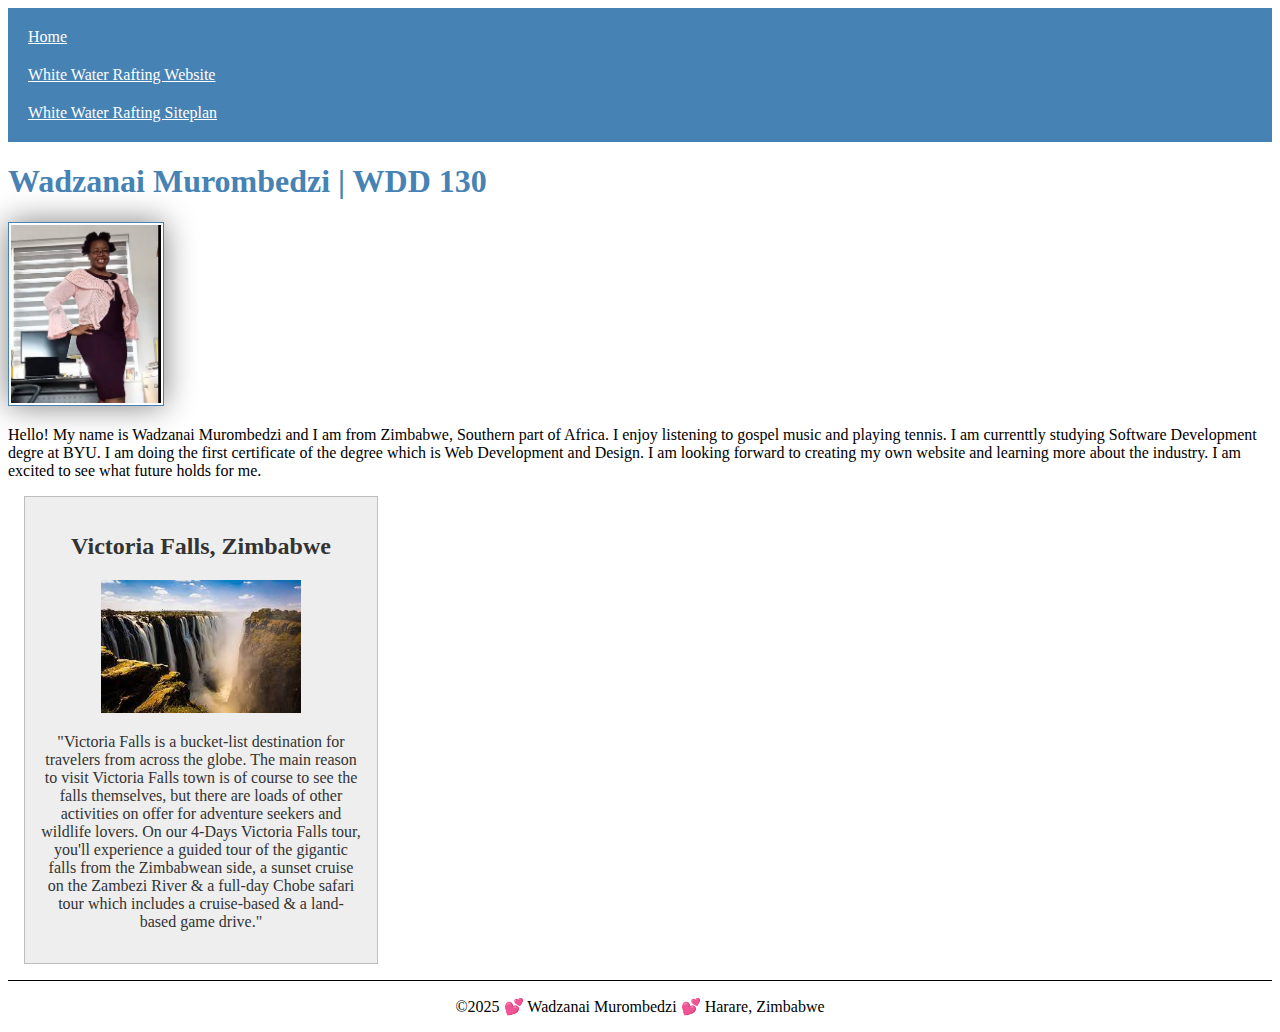
<file: index.html>
<!DOCTYPE html>
<html lang="en">
<head>
    <meta charset="UTF-8">
    <meta name="viewport" content="width=device-width, initial-scale=1.0">
    <title>Wadzanai Murombedzi | WDD130</title>
    <meta name="description" content="Wadzanai Murombedzi BYU-Idaho WDD 130 course home page">
    <meta name="author" content="Wadzanai Murombedzi">
    <link rel="stylesheet" href="styles/styles.css">
</head>
<body>
    <header>
        <nav>
            <a href="#">Home</a>
            <a href="wwr/">White Water Rafting Website</a>
            <a href="wwr/site-plan-rafting.html">White Water Rafting Siteplan</a>
        </nav>
    </header>
    <main>
        <h1>Wadzanai Murombedzi | WDD 130</h1>
        <img src="images/profile.jpg" alt="Hello, my name is Wadzanai Murombedzi" max-width="200">
        <p>Hello! My name is Wadzanai Murombedzi and I am from Zimbabwe, Southern part of Africa. I enjoy listening to gospel music and playing tennis. I am currenttly studying Software Development degre at BYU. I am doing the first certificate of the degree which is Web Development and Design. I am looking forward to creating my own website and learning more about the industry. I am excited to see what future holds for me.</p>
    </main>
    <aside>
        <h2>Victoria Falls, Zimbabwe</h2>
        <img src="images/victoriafalls.jpg" alt="Victoria Falls, Zimbabwe">
        <p>"Victoria Falls is a bucket-list destination for travelers from across the globe. The main reason to visit Victoria Falls town is of course to see the falls themselves, but there are loads of other activities on offer for adventure seekers and wildlife lovers. On our 4-Days Victoria Falls tour, you'll experience a guided tour of the gigantic falls from the Zimbabwean side, a sunset cruise on the Zambezi River & a full-day Chobe safari tour which includes a cruise-based & a land-based game drive."</p>
    </aside>
    <footer>
        <p> &copy;2025 💕 Wadzanai  Murombedzi 💕 Harare, Zimbabwe</p>
    </footer>
</body>
</html>
</file>
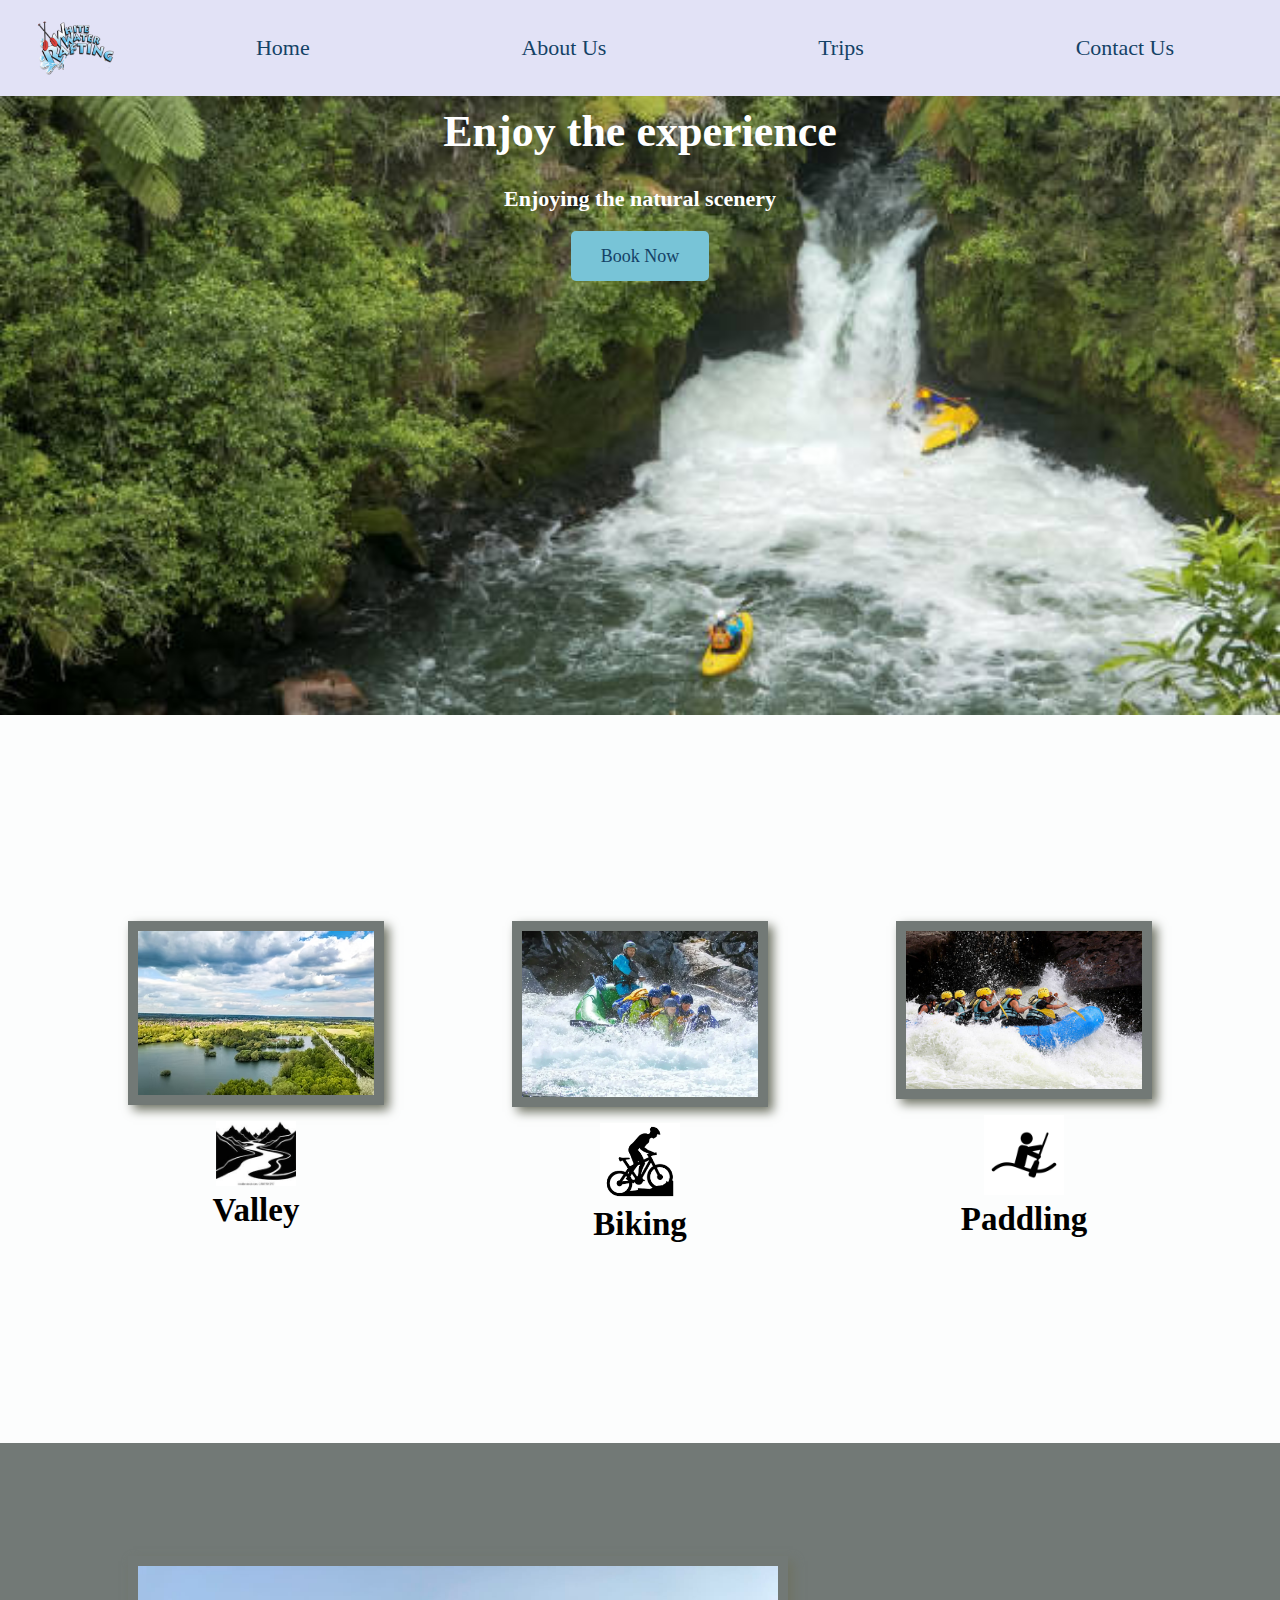
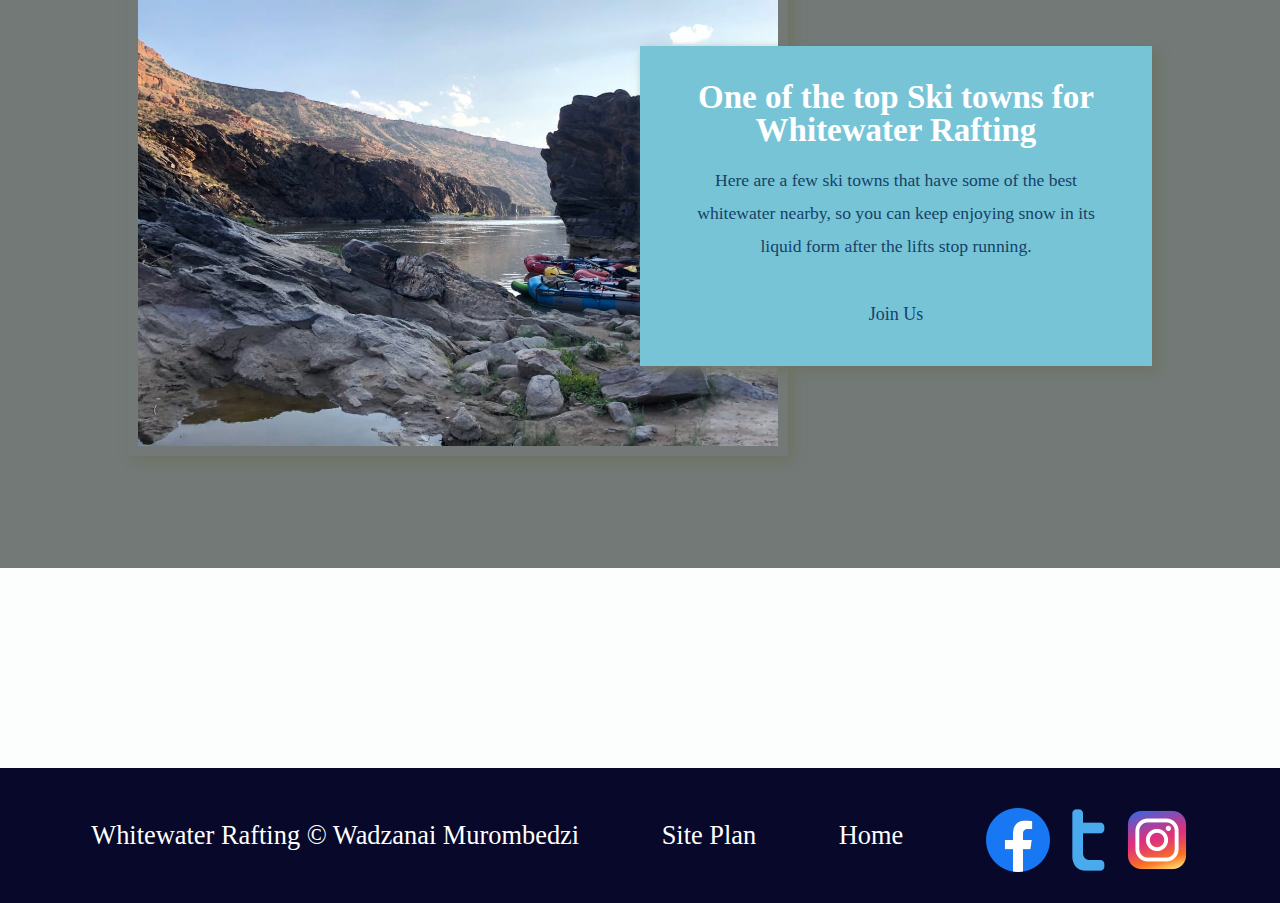
<file: wwr/index.html>
<!DOCTYPE html>
<html lang="en">

<head>
    <meta charset="UTF-8">
    <meta name="viewport" content="width=device-width, initial-scale=1.0">
    <title>Whitewater Rafting Vacations | Home</title>
    <meta name="description" content="Detailed information about Whitewater Rafting">
    <meta name="Wadzanai Murombedzi" content="WDD 130">
    <link rel="stylesheet" href="./styles/rafting.css">
    <link rel="preconnect" href="https://fonts.googleapis.com">
    <link rel="preconnect" href="https://fonts.gstatic.com" crossorigin>
    <link href="https://fonts.googleapis.com/css2?family=Roboto:wght@700&display=swap" rel="stylesheet">
</head>

<body>
    <div>
        <header>
            <a id="logo_link" href="./index.html">
                <img class="logo" src="./images/logo.png" alt="Whitewater Rafting Logo">
            </a>
            <nav>
                <a href="./index.html">Home</a>
                <a href="./about.html">About Us</a>
                <a href="./trips.html">Trips</a>
                <a href="./contactus.html">Contact Us</a>
            </nav>
        </header>
        <div id="hero">
            <div id="hero-box">
                <img id="hero-img" src="./images/hero4.jpg" alt="People enjoying white water rafting">
            </div>
            <section id="hero-msg">
                <h1 class="home-title">Enjoy the experience</h1>
                <h4>Enjoying the natural scenery</h4>
                <div class="button-box">
                    <a class="book" href="./contactus.html">Book Now</a>
                </div>
            </section>
        </div>
        <main class="home-grid">
            <section class="rivers-card">
                <img class="card-img" src="./images/valley.avif" alt="river in forest">
                <img class="icon" src="images/valleyicon.jpg" alt="river icon">
                <h2>Valley</h2>
            </section>
            <section class="camping-card">
                <img class="card-img" src="./images/mountainbiking.webp" alt="tent in mountains">
                <img class="icon" src="./images/biking.png" alt="fire icon">
                <h2>Biking</h2>
            </section>
            <section class="rapids-card">
                <img class="card-img" src="./images/paddling.jpg" alt="rafting boat">
                <img class="icon" src="images/paddlingicon.png" alt="oars icon">
                <h2>Paddling</h2>
            </section>
            <div id="background"></div>
            <img class="mountains" src="./images/snowey.jpg" alt="Misty mountains">
            <section class="msg">
                <h2>One of the top Ski towns for Whitewater Rafting</h2>
                <p>
                    Here are a few ski towns that have some of the best whitewater nearby, so you can keep enjoying snow
                    in its liquid form after the lifts stop running.
                </p>
                <a class="join" href="./rivers.html">Join Us</a>
            </section>
        </main>
        <footer>
            <p>Whitewater Rafting &copy; Wadzanai Murombedzi </p>
            <p><a href="site-plan-rafting.html">Site Plan</a></p>
            <p><a href="./index.html">Home</a></p>
            <div class="social">
                <a href="https://facebook.com" target="_blank">
                    <img src="./images/facebook.webp" alt="fb icon">
                </a>
                <a href="https://twitter.com" target="_blank">
                    <img src="./images/twitter.webp" alt="twitter icon">
                </a>
                <a href="https://instagram.com" target="_blank">
                    <img src="./images/instragam.webp" alt="instagram icon">
                </a>
            </div>
        </footer>
    </div>
</body>

</html>
</file>
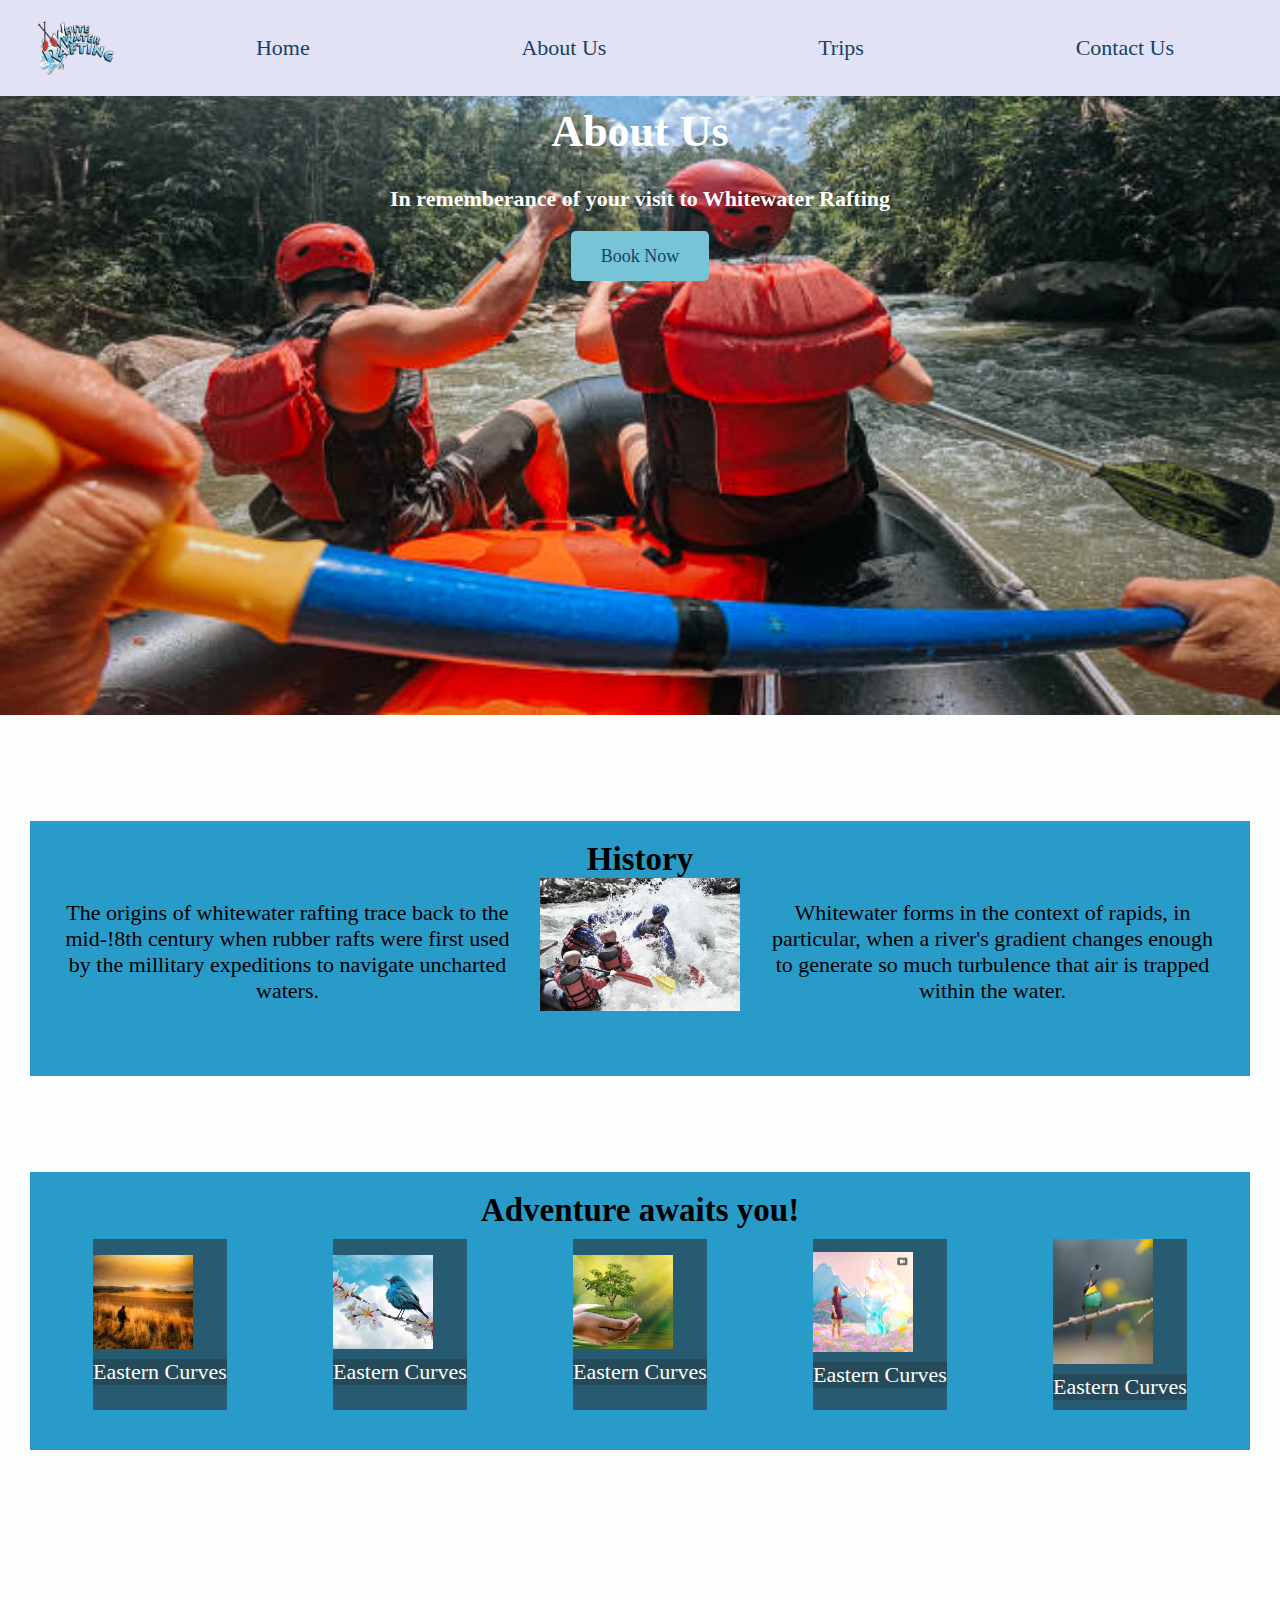
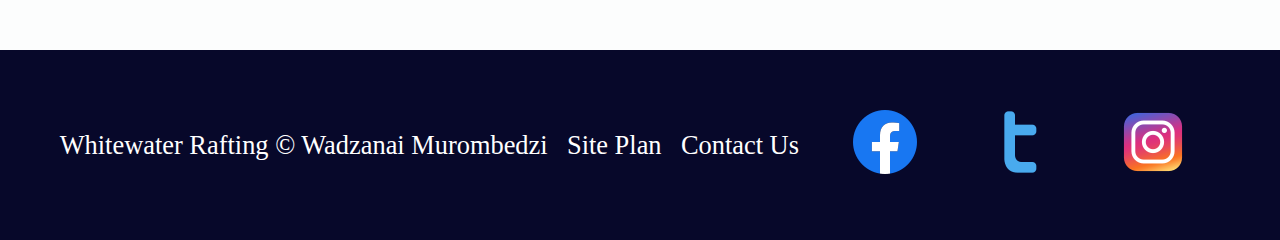
<file: wwr/about.html>
<!DOCTYPE html>
<html lang="en">
    <head>
        <meta charset="utf-8">
        <meta http-equiv="X-UA-Compatible" content="IE=edge">
        <meta name="viewport" content="width=device-width, initial-sale=1.0">
        <title>About Us</title>
        <meta name="description" content="Detailed information about who we are and what we do.">
        <meta name="author" content="Wadzanai Murombedzi">
        <link rel="stylesheet" href="styles/rafting.css">
        <link rel="preconnect" href="https://fonts.googleapis.com">
        <link rel="preconnect" href="https://fonts.gstatic.com" crossorigin>
        <link href="https://fonts.googleapis.com/css2?family=Raleway:ital,wght@0,100..900;1,100..900&amp;family=Roboto:ital,wght@0,100..900;1,100..900&amp;display=swap" rel="stylesheet">
    </head>
    <body>
        <div id="content"></div>
        <header>
            <a id="logo_link" href="./index.html">
                <img class="logo" src="images/logo.png" alt="Whitewater Rafting Logo">
            </a>
            <nav>
                <a href="./index.html">Home</a>
                <a href="./about.html">About Us</a>
                <a href="./trips.html">Trips</a>
                <a href="./contactus.html">Contact Us</a>
            </nav>
        </header>
        <div id="hero">
            <div id="hero-box">
                <img id="hero-img" src="images/hero.jpg" alt="People enjoying white water rafting">
            </div>
            <section id="hero-msg">
                <h1 class="home-title">About Us</h1>
                <h4>In rememberance of your visit to Whitewater Rafting</h4>
                <div class="button-box">
                    <a class="book" href="./contactus.html">Book Now</a>
                </div>
            </section>
        </div>
        <main>
           
                <section class="gridhistory">
                    <h2>History</h2>
                    <img src="images/history.jpg" alt="our history">
                    <p class="firstpart">The origins of whitewater rafting trace back to the mid-!8th century when rubber rafts were first used by the millitary expeditions to navigate uncharted waters.</p>
                    <p class="secondpart">Whitewater forms in the context of rapids, in particular, when a river's gradient changes enough to generate so much turbulence that air is trapped within the water.</p>
                </section>
                <section class="gridrafting">
                    <h2>Adventure awaits you!</h2>
                    <div class="breakline"></div>
                    <figure>
                        <img src="images/wwr1.jpg" alt="Eastern Curves">
                        <figure>Eastern Curves</figure>
                    </figure>
                    <figure>
                        <img src="images/wwr2.jpg" alt="Southern Whitewater">
                        <figure>Eastern Curves</figure>
                    </figure>
                    <figure>
                        <img src="images/wwr3.jpg" alt="Northern Hemisphere">
                        <figure>Eastern Curves</figure>
                    </figure><figure>
                        <img src="images/wwr4.jpg" alt="Boating">
                        <figure>Eastern Curves</figure>
                    </figure>
                    <figure>
                        <img src="images/wwr5.jpg" alt="Israel">
                        <figure>Eastern Curves</figure>
                    </figure>
                </section>
            </main>
        <footer>
            <p>Whitewater Rafting &copy; Wadzanai Murombedzi </p>
            <p><a href="site-plan-rafting.html">Site Plan</a></p>
            <p><a href="./contactus.html">Contact Us</a></p>
            <nav class="sociallinks">
                <a href="https://facebook.com">
                    <img src="images/facebook.webp" alt="Facebook">
                </a>
                <a href="https://twitter.com">
                    <img src="images/twitter.webp" alt="Twitter">
                </a>
                <a href="https://instagram.com">
                    <img src="images/instragam.webp" alt="Instagram">
                </a>
            </nav>
        </footer>         
    </body>
</html>
</file>
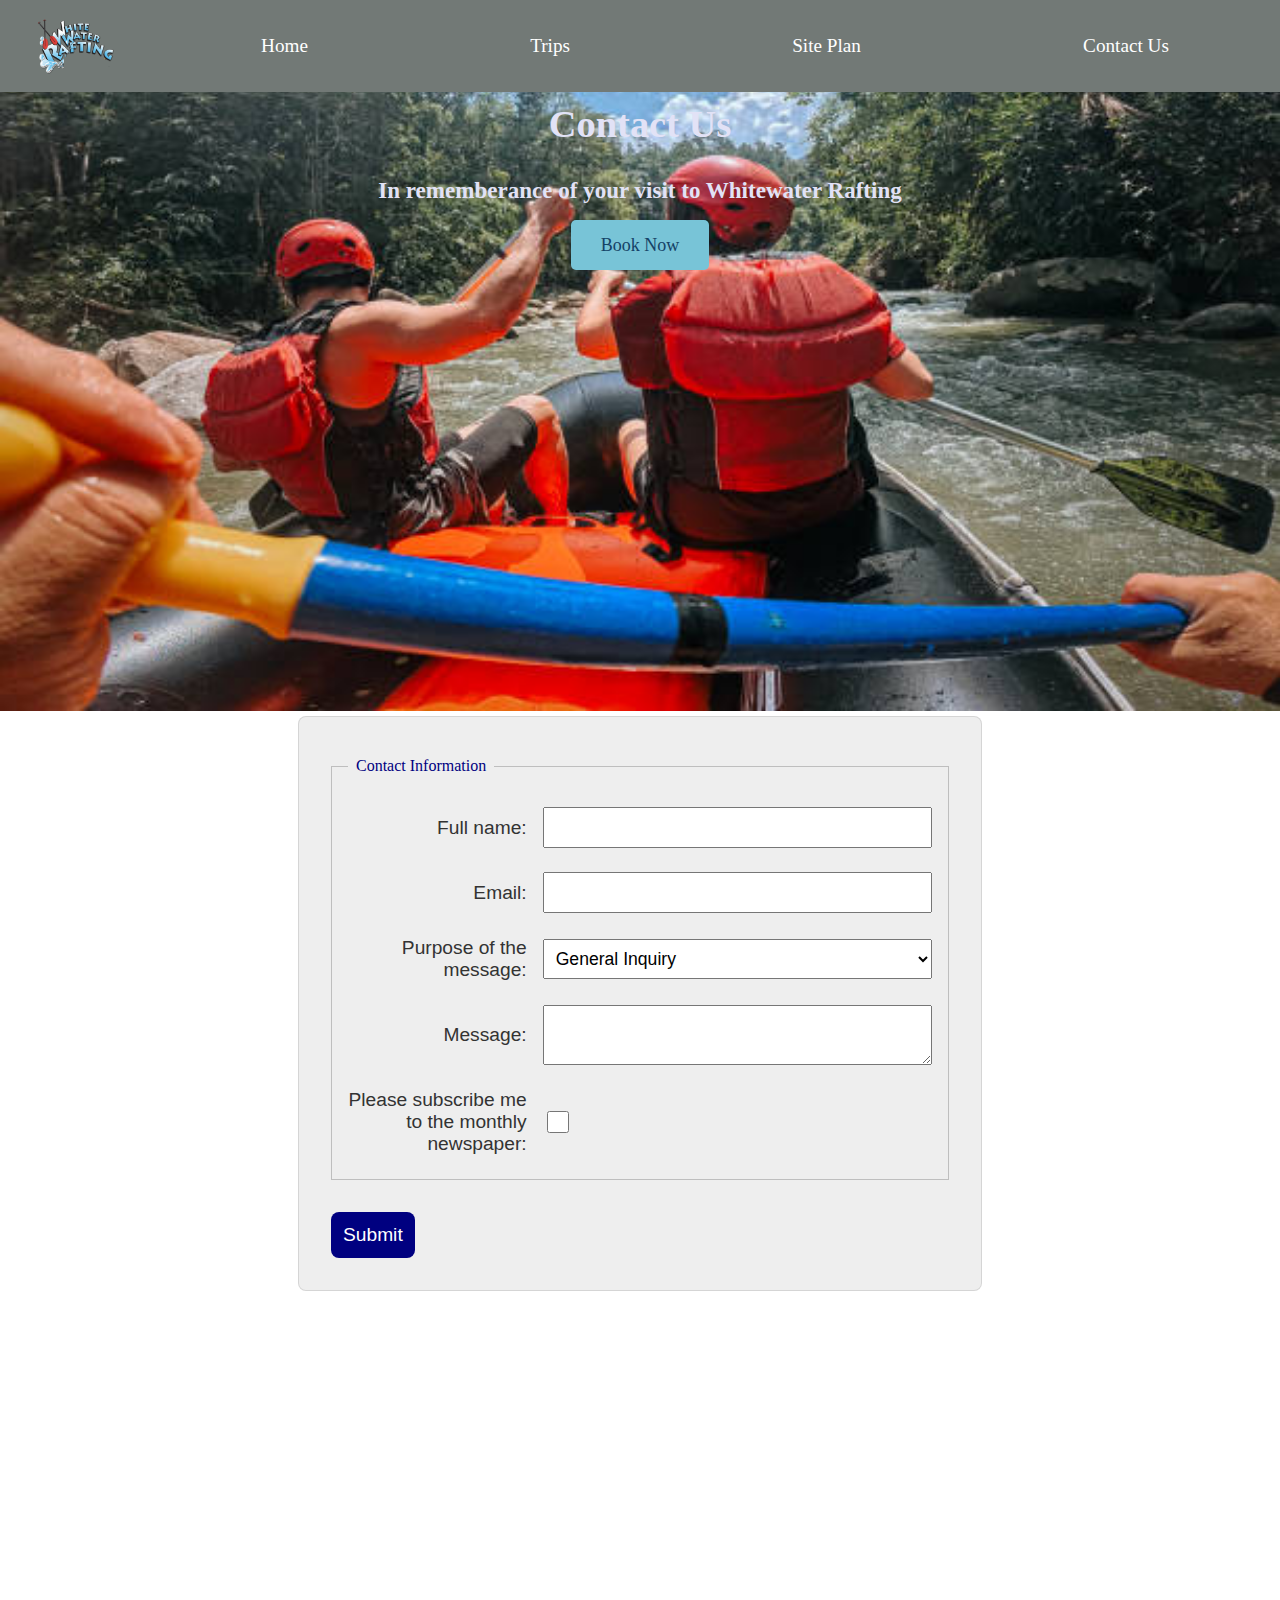
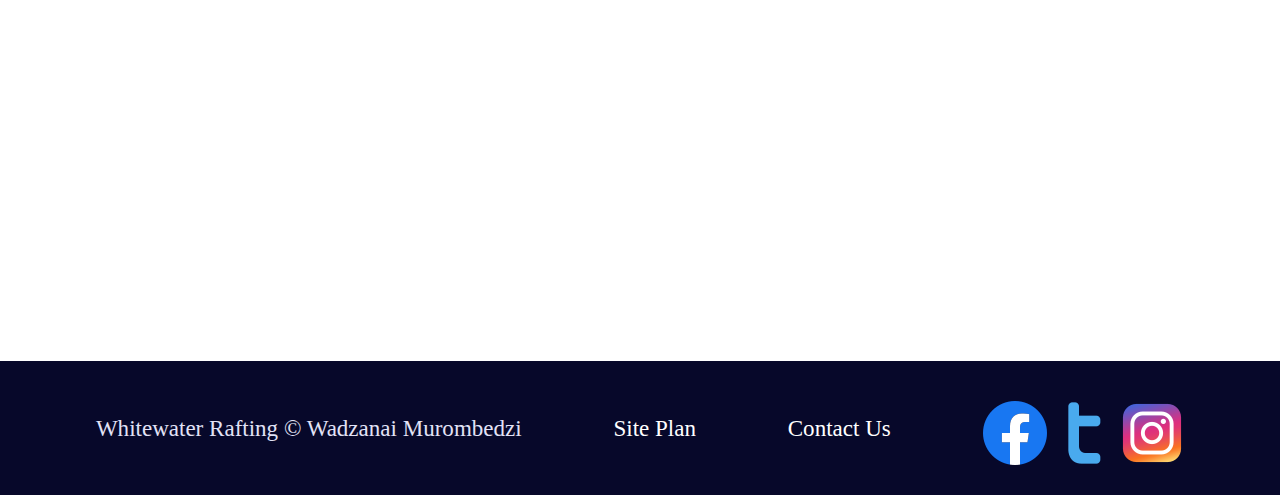
<file: wwr/contact.html>
<!DOCTYPE html>
<html lang="en">
    <head>
        <meta charset="UTF-8">
        <meta http-equiv="X-UA-Compatible" content="IE-edge">
        <meta name="viewport" content="width=device-width, initial-scale=1.0">
        <title>Whitewater Rafting Vacations | Contact Us</title>
        <meta name="description" content="Detailed information about Whitewater Rafting">
        <meta name="author" content="Wadzanai Murombedzi">
        <link rel="stylesheet" href="./styles/contactus.css">
        <link rel="preconnect" href="https://fonts.googleapis.com">
        <link rel="preconnect" href="https://fonts.gstatic.com" crossorigin>
        <link href="https://fonts.googleapis.com/css2?family=Roboto:wght@700&display=swap" rel="stylesheet">
    </head>
    <body>
        <div id="content">
            <header>
                <a id="logo_link" href="./index.html">
                    <img class="logo" src="./images/logo.png" alt="Whitewater Rafting Logo" />
                </a>
                <nav>
                    <a href="./index.html">Home</a>
                    <a href="./rivers.html">Trips</a>
                    <a href="./site-plan-rafting.html">Site Plan</a>
                    <a href="./contactus.html">Contact Us</a>
                </nav>
            </header>
            <div id="hero">
                <div id="hero-box">
                    <img id="hero-img" src="./images/hero.jpg" alt="People enjoying white water rafting" />
                </div>
                <section id="hero-msg">
                    <h1 class="home-title">Contact Us</h1>
                    <h4>In rememberance of your visit to Whitewater Rafting</h4>
                    <div class="button-box">
                        <a class="book" href="./contactus.html">Book Now</a>
                    </div>
                </section>
            </div>
            <main class="home-grid">
            <form>
            <fieldset>
                <legend>Contact Information</legend>
                <div class="form-item column2">
                    <label for="fullname">Full name:</label>
                    <input type="text" id="fullname" name="fullname">
                </div>
                <div class="form-item column2">
                    <label for="useremail">Email:</label>
                    <input type="email" id="useremail" name="useremail">
                </div>
                <div class="form-item column1">
                    <label for="browser">Purpose of the message:</label>
                    <select id="browser" name="browser">
                        <option value="chrome">General Inquiry</option>
                        <option value="reservation Question">Reservation Question</option>
                        <option value="website suggestion">Website Suggestion</option>
                    </select>
                </div>
                <div class="form-item column3">
                    <label for="feedback">Message:</label>
                    <textarea name="feedback" id="feedback"></textarea>
                </div>
                <div class="form-item column2">
                    <label for="pet">Please subscribe me to the monthly newspaper:</label>
                    <input type="checkbox" id="pet" name="pet">
                </div>
            </fieldset>
            <div>
                <button type="submit">Submit</button>
            </div>
            </form>
            <div class="map">
                <iframe src="https://www.google.com/maps/embed?pb=!1m14!1m12!1m3!1d417472.89154556504!2d33.0955741028782!3d35.168914917935034!2m3!1f0!2f0!3f0!3m2!1i1024!2i768!4f13.1!5e0!3m2!1sen!2s!4v1755041747349!5m2!1sen!2s" width="600" height="450" style="border:0;" allowfullscreen="" loading="lazy" referrerpolicy="no-referrer-when-downgrade"></iframe>
            </div>
            </main>
            <footer>
                <p>Whitewater Rafting &copy; Wadzanai Murombedzi </p>
                <p><a href="site-plan-rafting.html">Site Plan</a></p>
                <p><a href="./contactus.html">Contact Us</a></p>
                <div class="social">
                    <a href="https://facebook.com" target="_blank">
                        <img src="./images/facebook.webp" alt="fb icon" />
                    </a>
                    <a href="https://twitter.com" target="_blank">
                        <img src="./images/twitter.webp" alt="twitter icon" />
                    </a>
                    <a href="https://instagram.com" target="_blank">
                        <img src="./images/instragam.webp" alt="instagram icon" />
                    </a>
                </div>
            </footer>
        </div>
    </body>
</html>
</file>
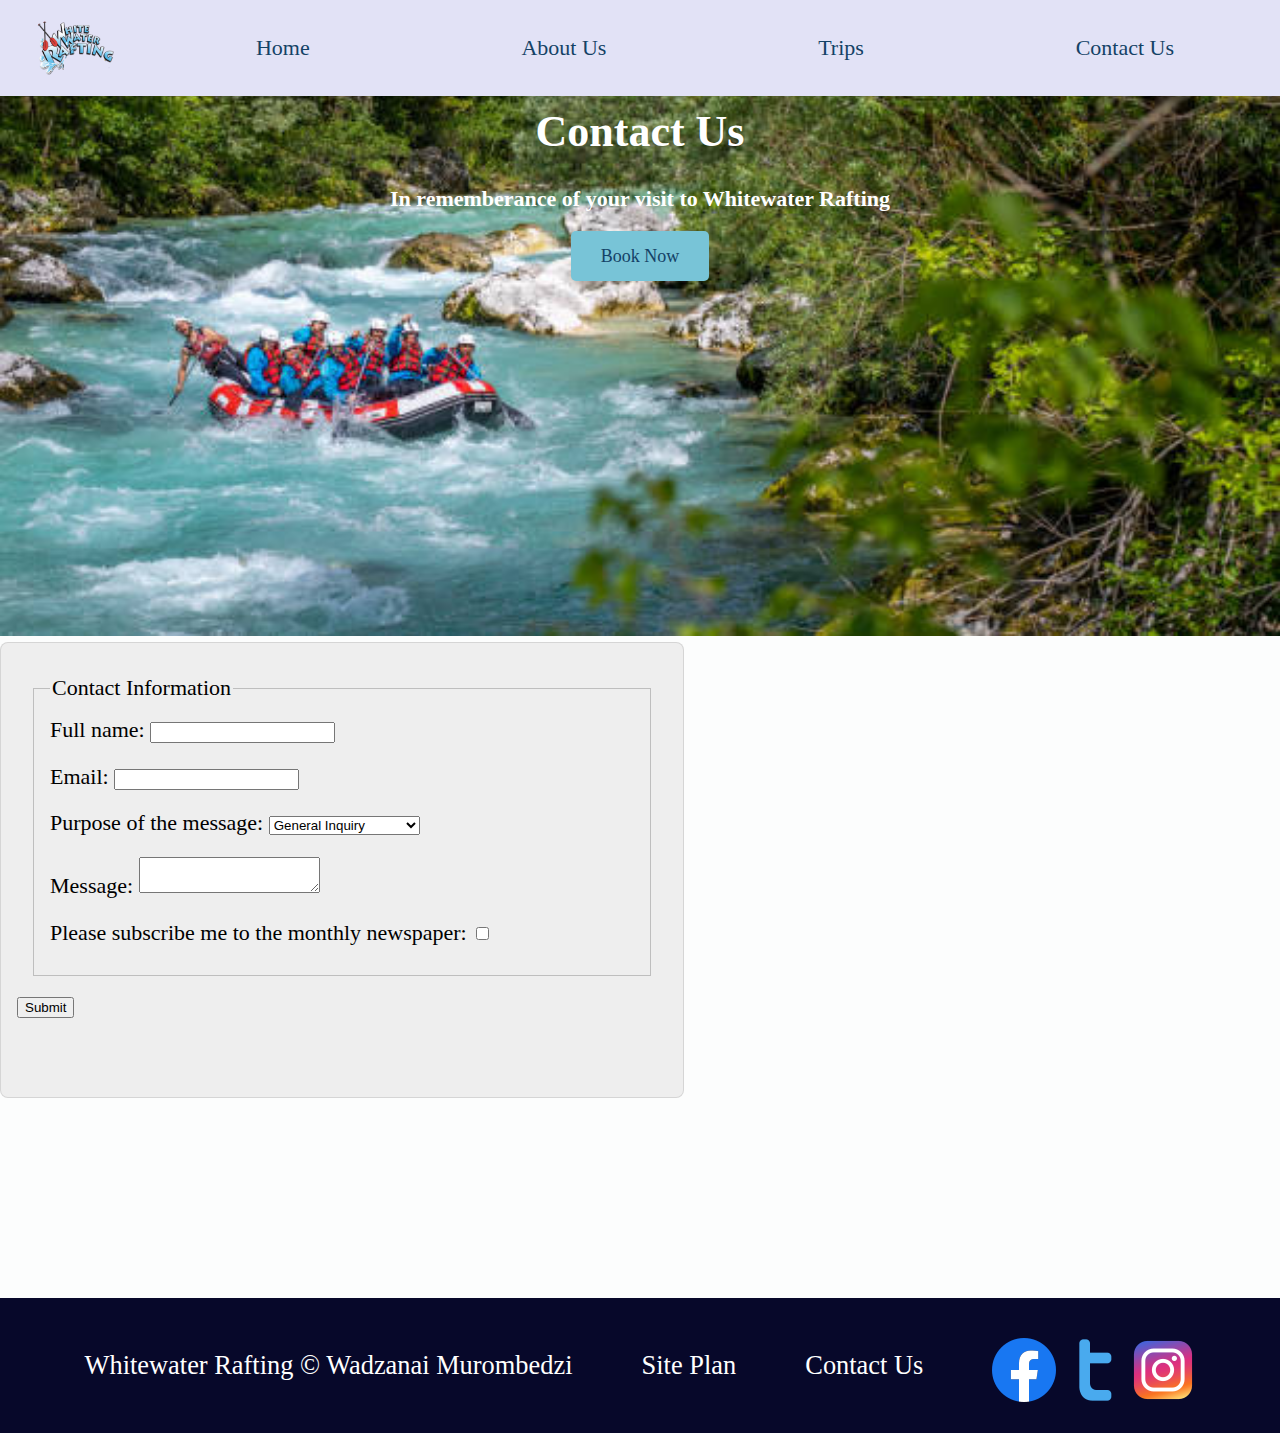
<file: wwr/contactus.html>
<!DOCTYPE html>
<html lang="en">

<head>
    <meta charset="UTF-8">
    <meta name="viewport" content="width=device-width, initial-scale=1.0">
    <title>Whitewater Rafting Vacations | Contact Us</title>
    <meta name="description" content="Detailed information about Whitewater Rafting">
    <meta name="Wadzanai Murombedzi" content="WDD 130">
    <link rel="stylesheet" href="styles/rafting.css">
    <link rel="preconnect" href="https://fonts.googleapis.com">
    <link rel="preconnect" href="https://fonts.gstatic.com" crossorigin>
    <link href="https://fonts.googleapis.com/css2?family=Roboto:wght@700&display=swap" rel="stylesheet">
</head>

<body>
    <div id="content">
        <header>
            <a id="logo_link" href="./index.html">
                <img class="logo" src="images/logo.png" alt="Whitewater Rafting Logo">
            </a>
            <nav>
                <a href="./index.html">Home</a>
                <a href="./about.html">About Us</a>
                <a href="./trips.html">Trips</a>
                <a href="./contactus.html">Contact Us</a>
            </nav>
        </header>
        <div id="hero">
            <div id="hero-box">
                <img id="hero-img" src="images/hero2.jpg" alt="People enjoying white water rafting">
            </div>
            <section id="hero-msg">
                <h1 class="home-title">Contact Us</h1>
                <h4>In rememberance of your visit to Whitewater Rafting</h4>
                <div class="button-box">
                    <a class="book" href="./contactus.html">Book Now</a>
                </div>
            </section>
        </div>
        <main class="home-grid">
            <form>
                <fieldset>
                    <legend>Contact Information</legend>
                    <div class="form-item column2">
                        <label for="fullname">Full name:</label>
                        <input type="text" id="fullname" name="fullname">
                    </div>
                    <div class="form-item column2">
                        <label for="useremail">Email:</label>
                        <input type="email" id="useremail" name="useremail">
                    </div>
                    <div class="form-item column1">
                        <label for="browser">Purpose of the message:</label>
                        <select id="browser" name="browser">
                            <option value="chrome">General Inquiry</option>
                            <option value="reservation Question">Reservation Question</option>
                            <option value="website suggestion">Website Suggestion</option>
                        </select>
                    </div>
                    <div class="form-item column3">
                        <label for="feedback">Message:</label>
                        <textarea name="feedback" id="feedback"></textarea>
                    </div>
                    <div class="form-item column2">
                        <label for="pet">Please subscribe me to the monthly newspaper:</label>
                        <input type="checkbox" id="pet" name="pet">
                    </div>
                </fieldset>
                <div>
                    <button type="submit">Submit</button>
                </div>
            </form>
            <div class="map">
                <iframe
                    src="https://www.google.com/maps/embed?pb=!1m14!1m12!1m3!1d417472.89154556504!2d33.0955741028782!3d35.168914917935034!2m3!1f0!2f0!3f0!3m2!1i1024!2i768!4f13.1!5e0!3m2!1sen!2s!4v1755041747349!5m2!1sen!2s"
                    width="600" height="450" style="border:0;" allowfullscreen="" loading="lazy"
                    referrerpolicy="no-referrer-when-downgrade"></iframe>
            </div>
        </main>
        <footer>
            <p>Whitewater Rafting &copy; Wadzanai Murombedzi </p>
            <p><a href="site-plan-rafting.html">Site Plan</a></p>
            <p><a href="./contactus.html">Contact Us</a></p>
            <div class="social">
                <a href="https://facebook.com" target="_blank">
                    <img src="images/facebook.webp" alt="fb icon">
                </a>
                <a href="https://twitter.com" target="_blank">
                    <img src="images/twitter.webp" alt="twitter icon">
                </a>
                <a href="https://instagram.com" target="_blank">
                    <img src="images/instragam.webp" alt="instagram icon">
                </a>
            </div>
        </footer>
    </div>
</body>

</html>
</file>
<file: styles/styles.css>
nav { 
    background-color: steelblue;
    padding: 10px;
}

nav a {
    color: white;
    padding: 10px;
    display: block;
}

h1 {
    color: steelblue;
}

main img {
    width: 150px;
    height: auto;
    border: 1px solid steelblue;
    padding: 2px;
    box-shadow: 0 0 30px gray;
}

p {
    padding: 0;
}

aside {
    width: 20em;
    margin: 1em;
    border: 1px solid rgba(0, 0, 0, 0.2); /* why use rgba instead of hex here? */
    padding: 1em;
    background-color: #eee;
    color: #333;
    text-align: center;
}

aside img {
    width: 200px;
    height: auto;
}

footer {
    margin-top: 1em;
    border-top: 1px solid #000;
    text-align: center;
}
</file>
<file: wwr/styles/rafting.css>
:root {
    --primary-color: rgb(7, 8, 42);
    --secondary-color: rgb(226, 226, 246);
    --accent1-color: hsl(154, 3%, 46%);
    --accent2-color: hsl(326, 43%, 50%);

    --heading-font: Palatino, Georgia, serif;
    --headline-color-on-color: white; 
    --nav-link-color: #144266;
    --nav-background-color: #78c4d7;
    --nav-hover-link-color: #144266;
    --nav-hover-background-color: hsl(249, 65%, 12%);
} 

body {
    background-color: #fcfdfd;
    font-family: var(--paragraph-font);
    font-size: 22px;
    margin: 0;
    padding: 0;
}

body {
    background-color: #fcfdfd;
    font-family: var(--paragraph-font);
    font-size: 22px;
    margin: 0;
    padding: 0;
}

h2 {
    margin: 0;
}

header {
    background-color: var(--secondary-color);
    color: white;
    display: grid;
    grid-template-columns: 150px auto;
}

footer {
    background-color: var(--primary-color);
    color: white;
    padding: 25px 50px;
    margin-top: 200px;
    display: flex;
    justify-content: space-around;
    align-items: center;
}

footer a {
    color: #ffffff;
    text-decoration: none;
}

footer a:hover {
    color: var(--nav-hover-background-color);
}

footer p {
    font-size: 1.2em;
}

footer p a:hover {
    text-decoration: underline;
}

footer .social img {
    padding-top: 15px;
}

#content {
    max-width: 1600px;
    margin: 0 auto;
}

.logo {
    width: 80px;
}

.icon {
    width: 80px;
    padding-top: 10px;
}

nav {
    display: flex;
    justify-content: space-around;
}

nav a {
    text-align: center;
    color: var(--nav-link-color);
    text-decoration: none;
    padding: 35px;
}
nav a:hover {
    background-color: var(--nav-hover-background-color);
    color: var(--nav-hover-link-color);
}

#logo_link {
    padding-top: 5px;
    justify-self: center;
    align-self: center;
}

#hero {
    display: grid;
    grid-template-columns: 1fr 3fr 1fr;
    margin-top: -100px;
}

#hero-box {
    grid-column: 1/4;
    grid-row: 1/3;
    z-index: -1;
}

#hero-msg {
    grid-column: 2/3;
    grid-row: 1/2;
    margin-top: 100px;
}

#hero-msg h1 {
    text-align: center;
}

#hero-msg h4 {
    text-align: center;
    color: var(--headline-color-on-color);
    font-family: var(--heading-font);
}

#hero-img {
    width: 100%;
}

.home-title {
    color: var(--headline-color-on-color);
    font-family: var(--heading-font);
    font-size: 2em;
    margin-top: 10px;
}

.button-box {
    text-align: center;
}

main section {
    text-align: center;
}

main section img {
    box-sizing: border-box;
}

#background {
    height: 725px;
    background-color: var(--accent1-color);
    grid-column: 1/11;
    grid-row: 4/9;
}

.book,
.join {
    background-color: var(--nav-background-color);
    color: var(--nav-link-color);
    text-decoration: none;
    font-size: 18px;
    padding: 15px 30px;
    margin-top: 50px;
    border-radius: 5px;
}

.book:hover {
    background-color: var(--nav-hover-background-color);
    color: var(--nav-hover-link-color);
}

.join:hover {
    background-color: var(--nav-hover-background-color);
    color: var(--nav-hover-link-color);
}

.msg {
    background-color: var(--nav-background-color);
    color: var(--nav-link-color);
    line-height: 1.5em;
    padding: 35px;
    grid-column: 6/10;
    grid-row: 6/7;
    box-shadow: 5px 5px 10px #6f7364;
}

.msg h2 {
    color: var(--headline-color-on-color);
    font-family: var(--heading-font);
}

.msg p {
    color: var(--paragraph-color-on-color);
    font-size: 0.8em;
    font-family: var(--paragraph-font);
    padding-bottom: 15px;
}

.home-grid {
    display: grid;
    grid-template-columns: repeat(10, 1fr);
}

.rivers-card {
    margin: 200px 0;
    grid-column: 2/4;
    grid-row: 2/3;
}

.camping-card {
    margin: 200px 0;
    grid-column: 5/7;
    grid-row: 2/3;
}

.rapids-card {
    margin: 200px 0;
    grid-column: 8/10;
    grid-row: 2/3;
}

.card-img {
    border: 10px solid var(--accent1-color);
    width: 100%;
    transition: transform 0.5s;
    box-shadow: 5px 5px 10px #6f7364;
}

.card-img:hover {
    opacity: 0.6;
    transform: scale(1.1);
}

.mountains {
    border: 10px solid var(--accent1-color);
    width: 100%;
    grid-column: 2/7;
    grid-row: 5/8;
    box-shadow: 5px 5px 10px #6f7364;
}


@media screen and (max-width: 900px) {
    #hero,
    .home-grid {
        display: block;
        height: auto;
    }
    nav,
    footer {
        flex-direction: column;
    }
    nav a {
        display: block;
        padding: 15px;
    }
    #hero {
        margin-top: 0;
    }
    #hero-msg {
        margin-top: 0;
    }
    #hero-msg h4 {
        display: none;
    }
    .home-title {
        font-size: 25px;
        color: #6f7364;
    }
    .rivers-card,
    .camping-card,
    .rapids-card {
        margin: 50px auto;
        width: 60%;
    }
    #background {
        display: none;
    }
    .mountains,
    .msg {
        width: 80%;
        display: block;
        margin: 0 auto;
    }
    footer {
        margin-top: 25px;
    }
}

.gridhistory h2{
    align-self: center;
    grid-column: 2/3;
    margin: 0;
}

article{
    display: block;
    unicode-bidi: isolate;
}

.gridhistory {
    display: grid;
    grid-template-columns: 1fr 250px 1fr;
    place-items: center;
    margin: 100px 30px 30px;
    padding: 20px 30px 50px;
    width: auto;
    background-color: #299bc9;
}

.gridhistory img{
    width: 200px;
    height: auto;
    grid-column: 2/3;
    align-self: start;
    filter: grayscale(50%);
    -webkit-filter: grayscale(50%);
    -moz-filter: grayscale(50%);
    -ms-filter: grayscale(50%);
    -o-filter: grayscale(50%);
}

.firstpart{
    order: -1;
    grid-row: 2/3;
    align-self: start;
}

.secondpart{
    align-self: start;
}

.gridrafting{
    display: flex;
    flex-wrap: wrap;
    margin: 6rem 30px;
    padding: 20px 10px 30px;
    background-color: #299bc9;
}

.gridrafting h2{
    text-align: center;
    width: 100%;
}

.breakline{
    flex-basis: 100%;
    height: 0;
}

.gridrafting img{
    width: 100px;
}

figure{
    display: flex;
    flex-direction: column;
    margin: 10px auto;
    justify-content: center;
    text-align: center;
    background-color: #264653be;
    color: white;
}

.p {
    grid-column: 1/2;
    justify-self: center;
    position: absolute;
}

h1 {
    display: block;
    font-size: 2em;
    margin-block-start: 0.67em;
    margin-block-end: 0.67em;
    margin-inline-start: 0px;
    margin-inline-end: 0px;
    font-weight: bold;
    unicode-bidi: isolate;
}
form {
    width: 650px;
    margin: 0 auto;
    padding: 1rem;
    border: 1px solid rgb(0 0 0 / 0.1);
    border-radius: 0.5rem;
    background-color: #eee;
    display: grid;
}

fieldset {
    display: grid;
    grid-gap: .5rem;
    margin: 1rem;
    border: 1px solid rgb(0 0 0/ 0.2);
    padding: 1rem;
}
</file>
<file: wwr/styles/contactus.css>
:root {
    /* change the values below to your colors from your palette */
    --primary-color: rgb(7, 8, 42);
    --secondary-color: rgb(226, 226, 246);
    --accent1-color: hsl(154, 3%, 46%);
    --accent2-color: hsl(326, 43%, 50%);

    /* change the values below to your chosen font(s) */
    --heading-font: Palatino, Georgia, serif;
    --paragraph-font: "Trebuchet MS", Arial, sans-serif;

    /* these colors below should be chosen from among your palette colors above */
    --headline-color-on-white: #144266; /* headlines on a white background */
    --headline-color-on-color: white; /* headlines on a colored background */
    --paragraph-color-on-white: #144266; /* paragraph text on a white background */
    --paragraph-color-on-color: white; /* paragraph text on a colored background */
    --paragraph-background-color: #144266;
    --nav-link-color: #144266;
    --nav-background-color: #78c4d7;
    --nav-hover-link-color: #144266;
    --nav-hover-background-color: #ddfcad;
}

.legend {
    padding: 0.5rem;

}

body {
    background-color: var(--secondary-color);
    font-family: var(--paragraph-font);
    font-size: 22px;
    margin: 0;
    padding: 0;
}

h2 {
    margin: 0;
}

header {
    background-color: var(--accent1-color);
    color: #0e0320;
    display: grid;
    grid-template-columns: 150px auto;
}

footer {
    background-color: var(--primary-color);
    color: var(--secondary-color);
    padding: 25px 50px;
    margin-top: 200px;
    display: flex;
    justify-content: space-around;
    align-items: center;
}

footer a {
    color: #ffffff;
    text-decoration: none;
}

footer a:hover {
    color: var(--nav-hover-background-color);
}

footer p {
    font-size: 1.2em;
}

footer p a:hover {
    text-decoration: underline;
}

footer .social img {
    padding-top: 15px;
}

#content {
    max-width: 1600px;
    margin: 0 auto;
}

.logo {
    width: 80px;
}

.icon {
    width: 80px;
    padding-top: 10px;
}

nav {
    display: flex;
    justify-content: space-around;
}

nav a {
    text-align: center;
    color: white;
    text-decoration: none;
    padding: 35px;
}
nav a:hover {
    background-color: var(--primary-color);
}

#logo_link {
    padding-top: 5px;
    justify-self: center;
    align-self: center;
}

#hero {
    display: grid;
    grid-template-columns: 1fr 3fr 1fr;
    margin-top: -100px;
}

#hero-box {
    grid-column: 1/4;
    grid-row: 1/3;
    z-index: -1;
}

#hero-msg {
    grid-column: 2/3;
    grid-row: 1/2;
    margin-top: 100px;
}

#hero-msg h1 {
    text-align: center;
    color: var(--secondary-color);
}

#hero-msg h4 {
    text-align: center;
    color: var(--secondary-color);
    font-family: var(--heading-font);
    font-size: larger;
}

#hero-img {
    width: 100%;
}

.home-title {
    color: var(--headline-color-on-color);
    font-family: var(--heading-font);
    font-size: 2em;
    margin-top: 10px;
}

.button-box {
    text-align: center;
}

main section {
    text-align: center;
}

main section img {
    box-sizing: border-box;
}

#background {
    height: 725px;
    background-color: var(--accent1-color);
    grid-column: 1/11;
    grid-row: 4/9;
}

.book,
.join {
    background-color: var(--nav-background-color);
    color: var(--nav-link-color);
    text-decoration: none;
    font-size: 18px;
    padding: 15px 30px;
    margin-top: 50px;
    border-radius: 5px;
}

.book:hover {
    background-color: var(--nav-hover-background-color);
    color: var(--nav-hover-link-color);
}

.join:hover {
    background-color: var(--nav-hover-background-color);
    color: var(--nav-hover-link-color);
}

.msg {
    background-color: var(--nav-background-color);
    color: var(--nav-link-color);
    line-height: 1.5em;
    padding: 35px;
    grid-column: 6/10;
    grid-row: 6/7;
    box-shadow: 5px 5px 10px #6f7364;
}

.msg h2 {
    color: var(--headline-color-on-color);
    font-family: var(--heading-font);
}

.msg p {
    color: var(--paragraph-color-on-color);
    font-size: 0.8em;
    font-family: var(--paragraph-font);
    padding-bottom: 15px;
}

.form-item {
    display: grid;
    align-items: center;
}

.column2 {
    grid-template-columns: 1fr 2fr;
    margin: 0.5rem 0;
}

.column1 {
    margin: 0.5rem 0;
    grid-template-columns: 1fr 2fr;
}

.column3 {
    margin: 0.5rem 0;
    grid-template-columns: 1fr 2fr;
}

body {
    font-family: 'Times New Roman', Times, serif;
    font-size: 1.2rem;
    color: #333;
    background: #fff;
}


h1 {
    margin: 1rem;
    font-size: 1.5rem;
    color: navy;
    text-align: center;
}

form {
    width: 650px;
    margin: 0 auto;
    padding: 1rem;
    border: 1px solid rgb(0 0 0 / 0.1);
    border-radius: 0.5rem;
    background-color: #eee;
    display: grid;
}

fieldset {
    display: grid;
    grid-gap: .5rem;
    margin: 1rem;
    border: 1px solid rgb(0 0 0/ 0.2);
    padding: 1rem;
}

legend {
    padding: 0.5rem;
    color: navy;
    font-size: 1rem;
}

label, input, button, select, textarea {
    font-family: Arial, Helvetica, sans-serif;
}

label {
    text-align: right;
    padding-right: 1rem;
}

input, select, textarea {
    padding: 0.5rem;
    font-size: 1.1rem;
}

input[type="checkbox"] {
    width: 22px;
    height: 22px;
    vertical-align: bottom;
}

button {
    margin: 1rem;
    background-color: navy;
    color: #fff;
    border: none;
    border-radius: .5rem;
    padding: .75rem;
    font-size: 1.2rem;
}

button:hover {
    background-color: darkgreen;
}

.map {
    display: flex;
    justify-content: center;
    padding-top: 20px;
}
</file>
